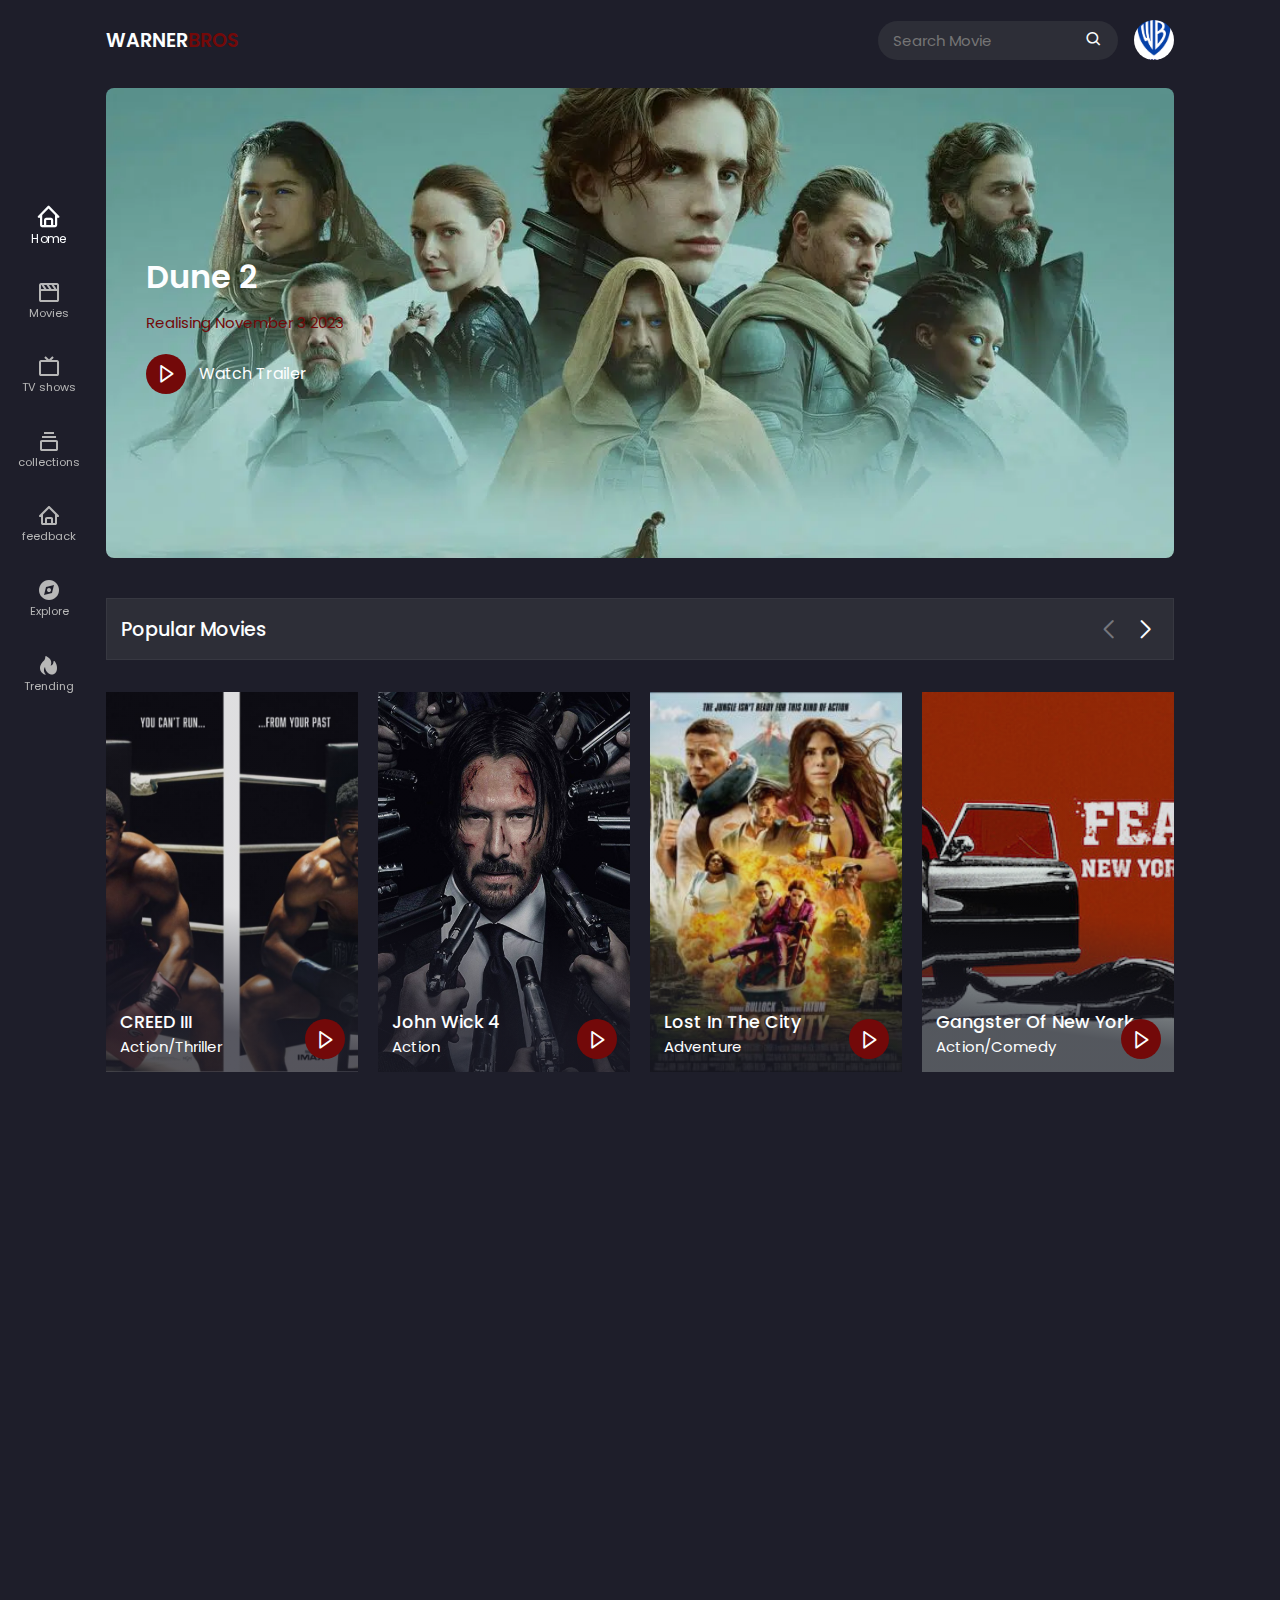
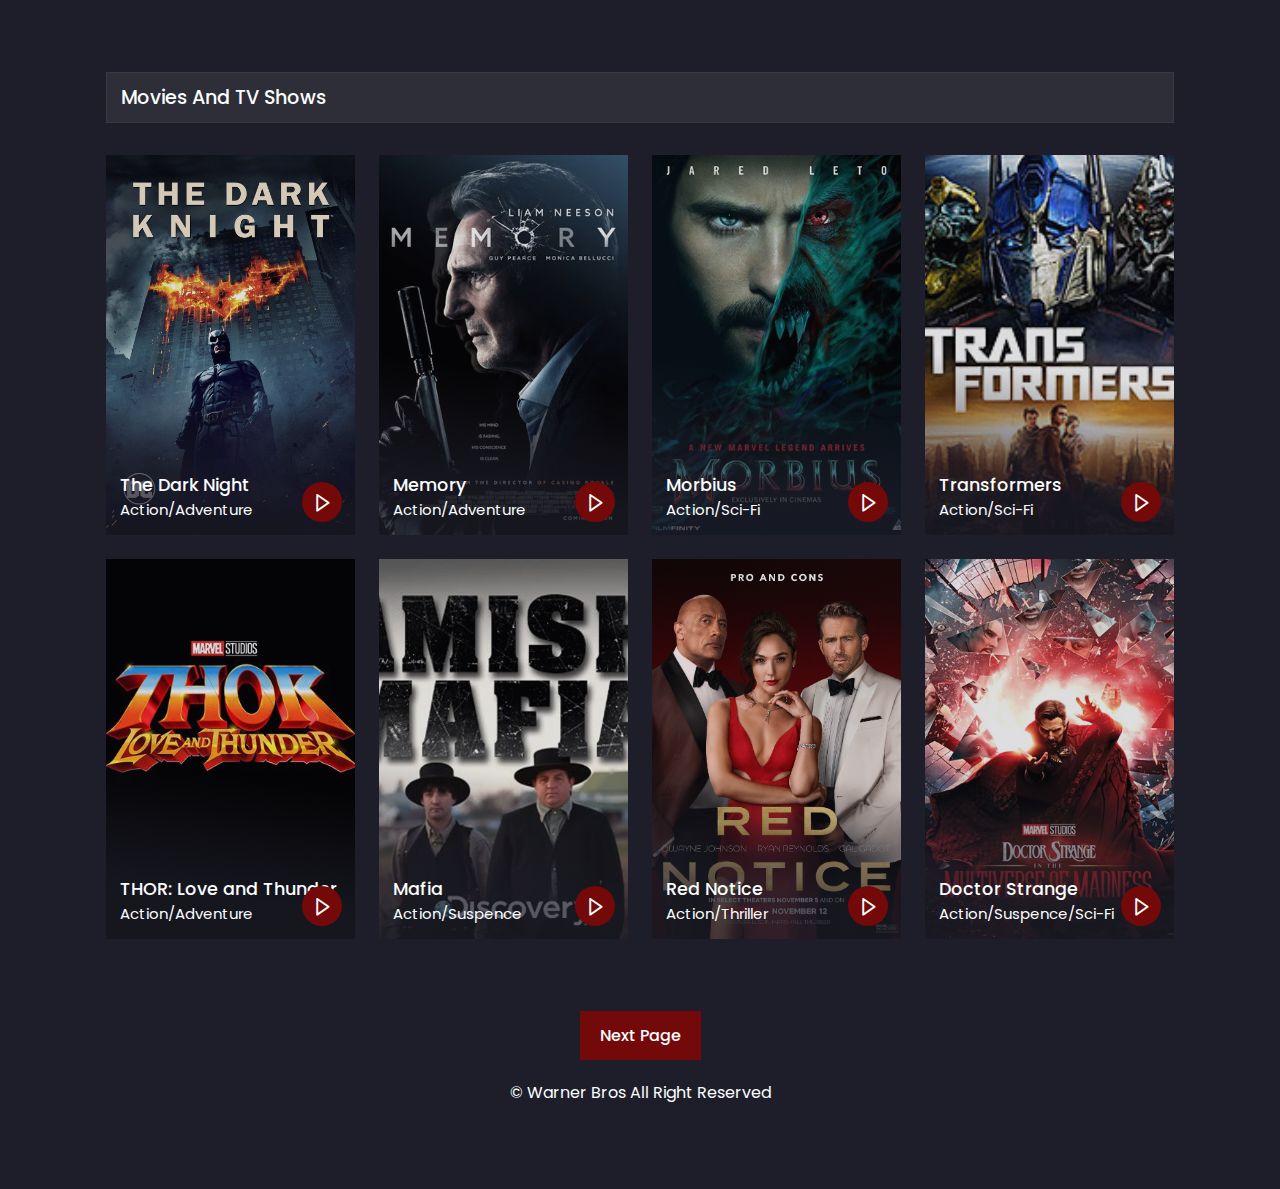
<file: index.html>
<html lang="en">
<head>
    <meta charset="UTF-8">
    <meta http-equiv="X-UA-Compatible" content="IE=edge">
    <meta name="viewport" content="width=device-width, initial-scale=1.0">
    <title>WARNER BROS</title>
    <!-- Link To CSS-->
    <link rel="stylesheet" href="style.css">
    <!--Link Swiper CSS-->
    <link rel="stylesheet" href="Assets/css/swiper-bundle.min.css">
    <!--Fav Icon-->
    <link rel="shorcut icon" href="Assets/images/Warner-Bros.png" type="image/x-icon">
    <!--Box Icons-->
    <link href='https://unpkg.com/boxicons@2.1.4/css/boxicons.min.css' rel='stylesheet'>
</head>
<body>
    
    <header>
        <div class="nav container"> 
        
        <a href="index.html" class="logo">
            WARNER<span>BROS</span>
            </a>

        <div class="search-box">
            <input type="search" name="" id="search-input" placeholder="Search Movie">
            <i class='bx bx-search'></i>
        </div>


        <a href="#" class="user">
            <img src="Assets/images/Warner-Bros.png" alt="" class="user-img">
        </a>
        <div class="navbar">
            <a href="#home" class="nav-link nav-active">
                <i class='bx bx-home' ></i>
                <span class="nav-link-title">Home</span>
            </a> 
            <a href="play-page.html" class="nav-link">
                <i class='bx bx-movie' ></i>
                <span class="nav-link-title">Movies</span>
            </a> 
            <a href="#movies" class="nav-link">
                <i class='bx bx-tv' ></i>
                <span class="nav-link-title">TV shows</span>
            </a> 
            <a href="#collections" class="nav-link">
                <i class='bx bx-collection' ></i>
                <span class="nav-link-title">collections</span>
            </a> 
            <a href="#feedback" class="nav-link">
                <i class='bx bx-home' ></i>
                <span class="nav-link-title">feedback</span>
            </a> 
            <a href="#movies" class="nav-link">
                <i class='bx bxs-compass' ></i>
                <span class="nav-link-title">Explore</span>
                <a href="#popular" class="nav-link">
                    <i class='bx bxs-hot' ></i>  
                    <span class="nav-link-title">Trending</span>
                </a> 
            </a>  
        </div>
        </div>
        
            </header>

           <section class="home container" id="home">

             <img src="Assets/images/banner.jpg" class="home-img">

             <div class="home-text">
            <h1 class="home-title">Dune 2</h1>
            <p>Realising November 3 2023</p>
            <a href="#" class="watch-btn">
                <i class='bx bx-right-arrow' ></i> 
                <span>Watch Trailer</span>
            </a>      
             </div>
           </section>
           <!--Home End-->
           <!--Popular Section Start-->
           <section class="popular container" id="popular">
            <!--Heading-->
            <div class="Heading">
              <h2 class="heading-title">Popular Movies</h2>
              <!-- Swiper Buttons-->
              <div class="swiper-btn">
                <div class="swiper-button-prev"></div>
                <div class="swiper-button-next"></div>
              </div>
            </div>
            <!-- Content -->
            <div class="popular-content swiper">
              <div class="swiper-wrapper">
                <!-- Movies Box 1-->
                <div class="swiper-slide">
                  <div class="movie-box">
                    <img src="Assets/images/movies/PpopularMovie1.1.jpg" alt="" class="movie-box-img">
                    <div class="box-text">
                      <h2 class="movie-title"> CREED III</h2>
                      <span class="movie-type">Action/Thriller</span>
                      <a href="#" class="watch-btn play-btn">
                        <i class='bx bx-right-arrow' ></i>
                         </a>
                    </div>
                  </div>
                </div>
                <!-- Movies Box 2-->
                <div class="swiper-slide">
                  <div class="movie-box">
                    <img src="Assets/images/movies/JohnWick.jpg" alt="" class="movie-box-img">
                    <div class="box-text">
                      <h2 class="movie-title"> John Wick 4</h2>
                      <span class="movie-type">Action</span>
                      <a href="#" class="watch-btn play-btn">
                        <i class='bx bx-right-arrow' ></i>
                         </a>
                    </div>
                  </div>
                </div>
               <!-- Movies Box 3-->
               <div class="swiper-slide">
                <div class="movie-box">
                  <img src="Assets/images/movies/lost in the city.jpg" alt="" class="movie-box-img">
                  <div class="box-text">
                    <h2 class="movie-title"> Lost In The City </h2>
                    <span class="movie-type">Adventure</span>
                    <a href="#" class="watch-btn play-btn">
                      <i class='bx bx-right-arrow' ></i>
                       </a>
                  </div>
                </div>
              </div>
                <!-- Movies Box 4-->
                <div class="swiper-slide">
                  <div class="movie-box">
                    <img src="Assets/images/movies/gangsters of new york.jpg" alt="" class="movie-box-img">
                    <div class="box-text">
                      <h2 class="movie-title"> Gangster Of New York</h2>
                      <span class="movie-type">Action/Comedy</span>
                      <a href="#" class="watch-btn play-btn">
                        <i class='bx bx-right-arrow' ></i>
                         </a>
                    </div>
                  </div>
                </div>
                 <!-- Movies Box 5-->
              <div class="swiper-slide">
                <div class="movie-box">
                  <img src="Assets/images/movies/DeathOfNile.jpg" alt="" class="movie-box-img">
                  <div class="box-text">
                    <h2 class="movie-title"> Death Of Nile</h2>
                    <span class="movie-type">Action</span>
                    <a href="#" class="watch-btn play-btn">
                      <i class='bx bx-right-arrow' ></i>
                       </a>
                  </div>
                </div>
              </div>
                <!-- Movies Box 6-->
                <div class="swiper-slide">
                  <div class="movie-box">
                    <img src="Assets/images/movies/Elvis.jpg" alt="" class="movie-box-img">
                    <div class="box-text">
                      <h2 class="movie-title"> Elvis</h2>
                      <span class="movie-type">Action</span>
                      <a href="#" class="watch-btn play-btn">
                        <i class='bx bx-right-arrow' ></i>
                         </a>
                    </div>
                  </div>
                </div>
                  <!-- Movies Box 7-->
                  <div class="swiper-slide">
                    <div class="movie-box">
                      <img src="Assets/images/movies/irishman.jpg" alt="" class="movie-box-img">
                      <div class="box-text">
                        <h2 class="movie-title"> Irishman</h2>
                        <span class="movie-type">Action</span>
                        <a href="#" class="watch-btn play-btn">
                          <i class='bx bx-right-arrow' ></i>
                           </a>
                      </div>
                    </div>
                  </div>
                    <!-- Movies Box 8-->
                <div class="swiper-slide">
                  <div class="movie-box">
                    <img src="Assets/images/movies/SonicTheHegdehog.jpg" alt="" class="movie-box-img">
                    <div class="box-text">
                      <h2 class="movie-title"> Sonic The Hedgehog</h2>
                      <span class="movie-type">Animation/Adventure</span>
                      <a href="#" class="watch-btn play-btn">
                        <i class='bx bx-right-arrow' ></i>
                         </a>
                    </div>
                  </div>
                </div>
                  <!-- Movies Box 9-->
                  <div class="swiper-slide">
                    <div class="movie-box">
                      <img src="Assets/images/movies/Uncharted.jpg" alt="" class="movie-box-img">
                      <div class="box-text">
                        <h2 class="movie-title"> Uncharted</h2>
                        <span class="movie-type">Action/Adventure</span>
                        <a href="#" class="watch-btn play-btn">
                          <i class='bx bx-right-arrow' ></i>
                           </a>
                      </div>
                    </div>
                  </div>
              </div>

            </div>
           </section>
           <!--Popular Sector Ends-->
           <!--Movies Section Start-->
           <section class="movies container" id="movies">
             <!--Heading-->
             <div class="Heading">
              <h2 class="heading-title">Movies And TV Shows</h2> 
            </div>
            <!--Movies  Content-->
            <div class="movies-content">
              <!-- Movies Box 1-->
              <div class="movie-box">
                <img src="Assets/images/movies/TheDarkNight.jpg" alt="" class="movie-box-img">
                <div class="box-text">
                  <h2 class="movie-title"> The Dark Night</h2>
                  <span class="movie-type">Action/Adventure</span>
                  <a href="play-page.html" class="watch-btn play-btn">
                    <i class='bx bx-right-arrow' ></i>
                     </a>
                </div>
              </div>
               <!-- Movies Box 2-->
               <div class="movie-box">
                <img src="Assets/images/movies/Memory.jpg" alt="" class="movie-box-img">
                <div class="box-text">
                  <h2 class="movie-title"> Memory </h2>
                  <span class="movie-type">Action/Adventure</span>
                  <a href="#" class="watch-btn play-btn">
                    <i class='bx bx-right-arrow' ></i>
                     </a>
                </div>
              </div>
               <!-- Movies Box 3-->
               <div class="movie-box">
                <img src="Assets/images/movies/Morbius.jpg" alt="" class="movie-box-img">
                <div class="box-text">
                  <h2 class="movie-title"> Morbius </h2>
                  <span class="movie-type">Action/Sci-Fi</span>
                  <a href="#" class="watch-btn play-btn">
                    <i class='bx bx-right-arrow' ></i>
                     </a>
                </div>
              </div>
               <!-- Movies Box 4-->
               <div class="movie-box">
                <img src="Assets/images/movies/trasnformers.jpg" alt="" class="movie-box-img">
                <div class="box-text">
                  <h2 class="movie-title"> Transformers</h2>
                  <span class="movie-type">Action/Sci-Fi</span>
                  <a href="#" class="watch-btn play-btn">
                    <i class='bx bx-right-arrow' ></i>
                     </a>
                </div>
              </div>
               <!-- Movies Box 5-->
               <div class="movie-box">
                <img src="Assets/images/movies/Thor.jpg" alt="" class="movie-box-img">
                <div class="box-text">
                  <h2 class="movie-title"> THOR: Love and Thunder</h2>
                  <span class="movie-type">Action/Adventure</span>
                  <a href="#" class="watch-btn play-btn">
                    <i class='bx bx-right-arrow' ></i>
                     </a>
                </div>
              </div>
               <!-- Movies Box 6-->
               <div class="movie-box">
                <img src="Assets/images/movies/mafia.jpg" alt="" class="movie-box-img">
                <div class="box-text">
                  <h2 class="movie-title"> Mafia </h2>
                  <span class="movie-type">Action/Suspence</span>
                  <a href="#" class="watch-btn play-btn">
                    <i class='bx bx-right-arrow' ></i>
                     </a>
                </div>
              </div>
              <!-- Movies Box 7-->
              <div class="movie-box">
                <img src="Assets/images/movies/RedNotice.jpg" alt="" class="movie-box-img">
                <div class="box-text">
                  <h2 class="movie-title"> Red Notice</h2>
                  <span class="movie-type">Action/Thriller</span>
                  <a href="#" class="watch-btn play-btn">
                    <i class='bx bx-right-arrow' ></i>
                     </a>
                </div>
              </div>
              <!-- Movies Box 8-->
              <div class="movie-box">
                <img src="Assets/images/movies/DoctorStrange.jpg" alt="" class="movie-box-img">
                <div class="box-text">
                  <h2 class="movie-title"> Doctor Strange</h2>
                  <span class="movie-type">Action/Suspence/Sci-Fi</span>
                  <a href="#" class="watch-btn play-btn">
                    <i class='bx bx-right-arrow' ></i>
                     </a>
                </div>
              </div>
            </div>
           </section>
           <!--Movies Section Ends-->
           <!--Next page-->
           <div class="next-page">
              <a href="" class="next-btn">Next Page</a>
           </div>
           <!--Copyright-->
           <div class="copyright">
            <p>&#169; Warner Bros All Right Reserved</p>
           </div>

           <!--Link Swiper JS-->
    <script src="Assets/js/swiper-bundle.min.js"></script>         
    <!--Link to JS-->
    <script src="Assets/js/main.js"></script>
</body>
</html>
</file>
<file: style.css>
@import url('https://fonts.googleapis.com/css2?family=Poppins:wght@400;600;700&display=swap');
*{
    font-family: 'Poppins', sans-serif;
    margin: 0;
    padding: 0;
    scroll-behavior: smooth;
    box-sizing: border-box;
    scroll-padding-top: 2rem;
    scroll-behavior: smooth;
}

:root{
    --main-color: #730909;
    --hover-color: hsl(233, 94%, 57%); 
    --body-color: #1e1e2a;
    --container-color: #2d2e37;
    --text-color: #fcfeff;
}
/* Custom Scroll Bar */
html::-webkit-scrollbar{
    width: 0.5rem;
    background: transparent;
}
html::-webkit-scrollbar-thumb{
    background: var(--main-color);

}
/*Selection Color*/
::selection{
    background: var(--main-color);
    color: var(--text-color);
}
a{
    text-decoration: none;
}
li{
    list-style: none;
}
section{
    padding: 3rem 0 2rem;
}
img{
    width: 100%;
}
.bx{
    cursor: pointer;
}
body{
    background: var(--body-color);
    color: var(--text-color);
}
 .container{
    max-width: 1068px;
    margin: auto;
    width: 100%;
 }
 header{
    position: fixed;
    top: 0;
    left: 0;
    width: 100%;
    background: var(--body-color);
    z-index: 100;
 }
 .nav{
    display: flex;
    align-items: center;
    justify-content: center;
    padding: 20px 0;
 }

 .logo{
    font-size: 1.4rem;
    color: var(--text-color);
    font-weight: 600;
    text-transform: uppercase;
    margin: 0 auto 0 0;
 }
 .logo span{
    color: var(--main-color); 
 }
 .search-box {
    max-width: 240px;
    width: 100%;
    display: flex;
    align-items: center;
    column-gap: 0.7rem;
    padding: 8px 15px;
    background: var(--container-color);
    border-radius: 4rem;
    margin-right: 1rem ;
 }
 .search-box .bx {
    font-size: 1.1rem;

 }
 .search-box .bx:hover {
    color: var(--main-color);
 } 
 #search-input {
    width: 100%;
    border: none;
    outline: none;
    color: var(--text-color);
    background: transparent;
    font-size: 0.938rem;
 }
.user {
    display: flex;
}
.user-img {
    width: 40px;
    height: 40px;
    border-radius: 50%;
    object-fit: cover;
    object-position: center;
}
.navbar{
   position: fixed;
   top: 50%;
   transform: translateY(-50%);
   left: 18px;
   display: flex;
   flex-direction: column;
   row-gap: 2.1rem;
}
.nav-link{
    display: flex;
    flex-direction: column;
    align-items: center;
    color: #b7b7b7;  
}
.nav-link:hover,
 .nav-active{
    color: var(--text-color);
    transition: 0.3s all linear;
    transform: scale(1.1);
}
.nav-link .bx{
    font-size: 1.6rem;
}
.nav-link-title{
    font-size: 0.7rem;

}
 .home{
    position: relative;
    min-height: 470px;
    display: flex;
    align-items: center;
    margin-top: 5rem !important;
    border-radius: 0.5rem; 
}
.home-img{
    position:absolute;
    width: 100%;
    height: 100%;
    z-index: -1;
    object-fit: cover;
    border-radius: 0.5rem;
}
.home-text{
    padding-left:  40px;
}
.home-title{
    font-size: 2rem;
    font-weight: 600;
}
.home-text p{
    font-size: 0.938rem;
    margin: 10px 0 20px;
    color: var(--main-color)
}
.watch-btn{
    display: flex;
    align-items: center;
    column-gap: 0.8rem;
    color: var(--text-color);
}
.watch-btn .bx{
    font-size: 21px;
    background-color: var(--main-color);
    width: 40px;
    height: 40px;
    border-radius: 50%;
    display: flex;
    align-items: center;
    justify-content: center;
}
.watch-btn .bx:hover {
background: var(--hover-color);
}
.watch-btn span {
font-size: 1rem;
font-weight: 400
}
/* Heading */
.heading{
    display: flex;
    align-items: center;
    justify-content: space-between;
    background: var(--container-color);
    padding: 8px 14px;
    border: 1px solid hsl(200 100% 99% / 5%);
    margin-bottom: 2rem;
}
.heading-title{
    font-size: 1.2rem;
    font-weight: 500;
}
/* Movie Box */
.movie-box{
    position: relative;
    width: 100%;
    height: 380px;
    overflow: hidden;
}
.movie-box-img {
    width: 100%;
    height: 100%;
    object-fit: cover;
}
.movie-box .box-text {
    position: absolute;
    bottom: 0;
    left: 0;
    width: 100%;
    height: 100%;
    display: flex;
    flex-direction: column;
    justify-content: flex-end;
    padding: 14px;
    background: linear-gradient(8deg,
     hsl(240 17% 14% / 74%) 14%,
     hsl(240 17% 14% / 14%) 44%
     );
     overflow: hidden;
}
.movie-title{
    font-size: 1.1rem;
    font-weight: 500;
}
.movie-type{
    font-size: 0.938rem;
}
.play-btn{
    position: absolute;
    bottom: 0.8rem;
    right: 0.8rem;
}
/* Swiper Btns */
.swiper-btn{
    display: flex;
}
.swiper-button-next,
.swiper-button-prev{
    position: static !important;
    margin: 0 0 0 10px !important;
}
.swiper-button-next::after,
.swiper-button-prev::after{
    color: var(--text-color);
    font-size: 18px !important;
    font-weight: 700;
}
/* Movies */
.movies .heading{
    padding: 10px 14px;
}
.movies-content{
    display: grid;
    grid-template-columns: repeat(auto-fit, minmax(247px, 1fr));
    gap: 1.5rem;
}
.movies-content .movie-box:hover .movie-box-img{
    transform: scale(1.1);
    transition: 0.5s;
}
.next-page{
    display: flex;
    align-items: center;
    justify-content: center;
    margin-top: 2.5rem;
}
.next-btn{
    background: var(--main-color);
    padding: 12px 20px;
    color: var(--text-color);
    font-weight: 500;
}
.next-btn:hover{
    background: var(--hover-color);
    transition: 0.3s all linear;
}
/* Copyright */
.copyright{
    text-align: center;
    padding: 20px;
}
/* Play Container */
.play-container{
    position: relative;
    min-height: 540px;
    margin-top: 2rem !important;   
}
.play-img{
    position: absolute;
    width: 100%;
    height: 100%;
    object-fit: cover;
    object-position: center;
    z-index: -1;
}
.play-text{
    position: absolute;
    bottom: 0;
    left: 0;
    width: 100%;
    height: 100%;
    display: flex;
    flex-direction: column;
    justify-content: flex-end;
    padding: 40px;
    background: linear-gradient(8deg,
    hsl(240 17% 14% / 74%) 14%,
    hsl(240 17% 14% / 14%) 44%
    );
}
.play-text h2{
    font-size: 1.5rem;
    font-weight: 600;
}
.rating{
    display: flex;
    align-items: center;
    column-gap: 2px;
    font-size: 1.1rem;
    color: var(--main-color);
    margin-top: 4px;
}
.tags{
    display: flex;
    align-items: center;
    column-gap: 8px;
    margin: 1rem 0;
}
.tags span{
    background: var(--container-color);
    padding: 0 4px;
}
.play-movie{
    position: absolute;
    bottom: 18rem;
    right: 10rem;
    display: flex !important;
    align-items: center;
    justify-content: center;
    width: 45px;
    height: 45px;
    border-radius: 50%;
    background: var(--main-color);
    font-size: 24px;
    animation: animate 2s linear infinite;
}
@keyframes animate{
    0% {
        box-shadow: 0 0 0 rgb(255, 180, 58, 0.7);
    }
    40% {
        box-shadow: 0 0 0 50px rgb(255, 193, 7, 0);
    }
    80% {
        box-shadow: 0 0 0 50px rgb(255, 193, 7, 0);
    }
    100% {
        box-shadow: 0 0 0 rgb(255, 193, 7, 0);
    }
}
/* Video Container */
.video-container{
    position: fixed;
    top: 0;
    left: 0;
    display: none;
    align-items: center;
    justify-content: center;
    width: 100%;
    height: 100vh;
    background: h(234 10% 20% / 60%);
    z-index: 400;
}
.video-container.show-video{
    display: flex;

}

.video-box{
    position: relative;
    width: 82%;
}
.video-box #myvideo{
    width: 100%;
    aspect-ratio: 16/9; 
}
.close-video{
    position: absolute;
    top: -3rem;
    right: 0;
    font-size: 40px;
    color: var(--main-color);
}

.about-movie{
    margin-top: 2rem;
}
.about-movie h2{
    font-size: 1.4rem;color: var(--main-color);
    font-weight: 600;
}
.about-movie p{
    max-width: 600px;
    font-size: 0.938rem;
    margin: 10px 0;
}
/*Cast*/

.cast-heading{
    font-size: 1.2rem;
    font-weight: 600;
    margin-bottom: 1rem;
    color: var(--main-color);

}
.cast{
    display: grid;
    grid-template-columns: repeat(auto-fit,minmax(150px,150px));
    gap: 1rem;
}
.cast-img{
    width: 150px;
    height: 180px;
    object-fit: cover;
    object-position: center;
}
@media (max-width:1170px){
    .navbar{
        bottom: 0;
        left: 0;
        right: 0;
        top: auto;
        transform: translateY(0);
        flex-direction: row;
        justify-content: space-evenly;
        
    }
}
.nav-link .bx {
    font-size: 1.5rem;
}
.copyright{
    margin-bottom: 4rem;
}
@media (max-width:768px){
    .nav{
        padding: 11px 0;
    }
}
.logo{
    font-size: 1.2rem;
}
</file>
